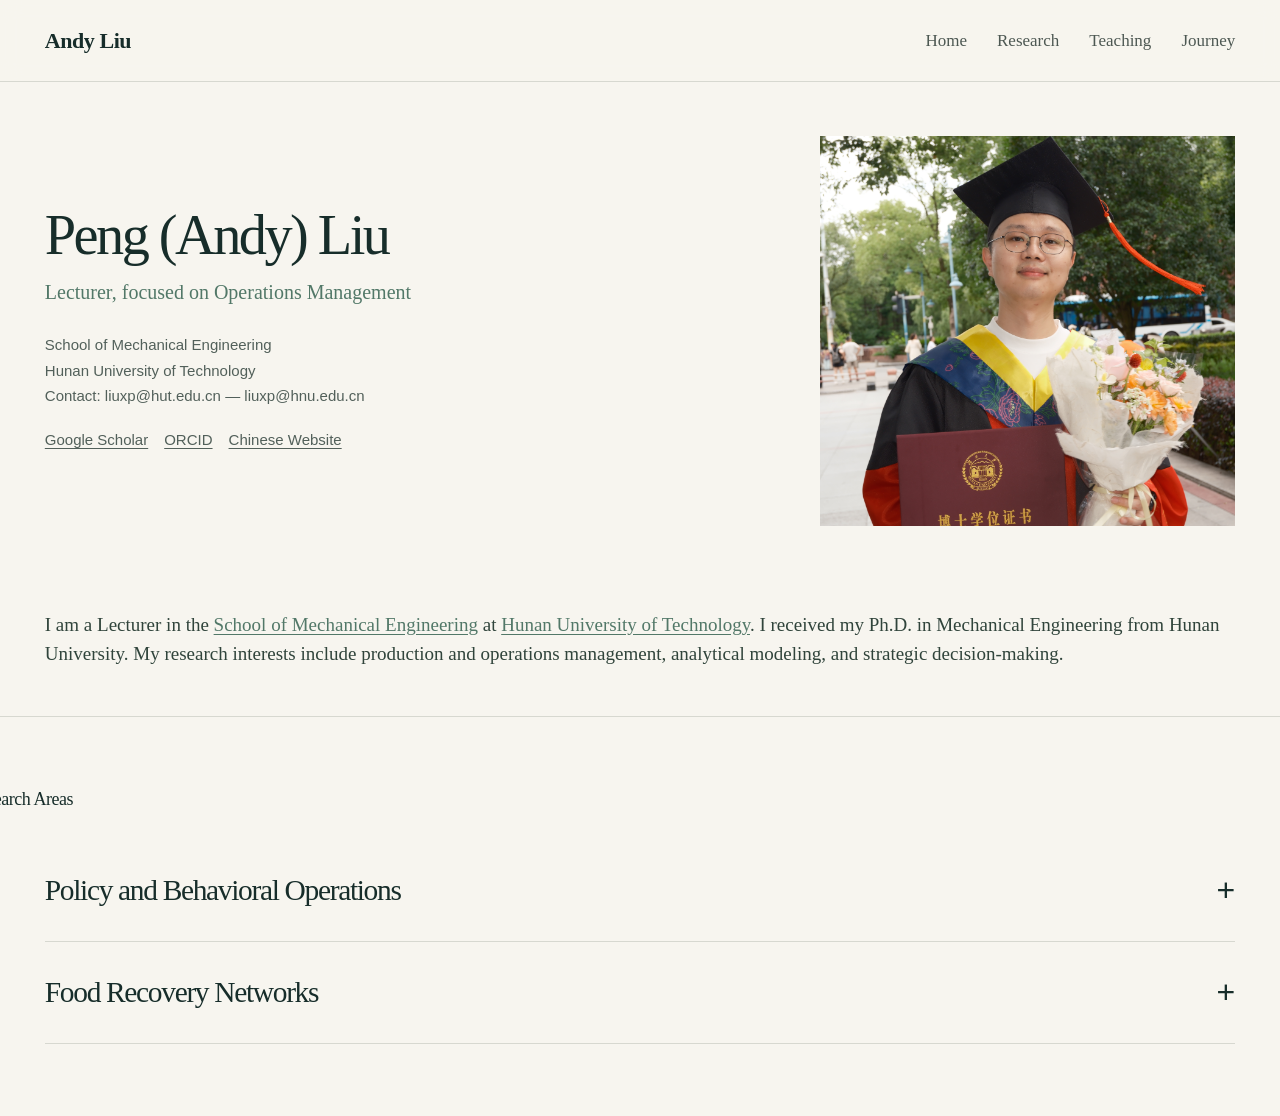
<file: index.html>
<!doctype html>
<html lang="en">
  <head>
    <meta charset="utf-8" />
    <meta name="viewport" content="width=device-width, initial-scale=1" />
    <meta name="description" content="Academic homepage of Peng (Andy) Liu, Operations Management researcher." />
    <title>Peng (Andy) Liu | Operations Management</title>
    <link rel="stylesheet" href="styles.css" />
    <style>
      .site-header { justify-content: space-between; padding-left: 3.5vw; padding-right: 3.5vw; }
      .wordmark { font-family: Georgia, 'Times New Roman', serif; font-size: 22px; letter-spacing: -.02em; }
      .wordmark span, .contact-link { display: none; }
      nav { margin-left: auto; gap: 30px; font-family: Georgia, 'Times New Roman', serif; font-size: 17px; font-weight: 400; }
      .hero > .eyebrow { display: none; }
      .hero { min-height: 500px; padding: 3.5vh 3.5vw 24px; }
      .hero-grid { grid-template-columns: minmax(0, 1.08fr) minmax(300px, .62fr); gap: 4vw; max-width: 1280px; width: 100%; margin: 22px auto; align-items: center; }
      .intro-name { font-size: clamp(40px, 4.4vw, 66px); }
      .intro-role { font-family: Georgia, 'Times New Roman', serif; font-size: 20px; color: #527868; }
      .intro-details { margin-top: 28px; font-size: 15px; line-height: 1.7; color: #52605a; }
      .intro-details p { margin: 0; }
      .bio-row .school-link { color: #527868; text-decoration: underline; text-underline-offset: 3px; }
      .intro-bio { max-width: 690px; margin: 22px 0 0; font-family: Arial, Helvetica, sans-serif; font-size: 15px; line-height: 1.7; color: #52605a; }
      .intro-links { margin-top: 18px; display: flex; flex-wrap: wrap; gap: 16px; font-size: 15px; line-height: 1.7; color: #52605a; }
      .intro-links a { text-decoration: underline; text-underline-offset: 3px; }
      .portrait-placeholder { min-height: 390px; display: flex; align-items: flex-end; padding: 22px; background: #e5e8e1; color: #66736b; font-size: 11px; text-transform: uppercase; letter-spacing: .11em; }
      .portrait-image { display: block; width: 100%; min-height: 390px; height: 100%; object-fit: cover; object-position: center; background: #e5e8e1; }
      .bio-row { max-width: 1280px; width: 100%; margin: 62px auto 24px; font-family: Georgia, 'Times New Roman', serif; font-size: 19px; line-height: 1.55; color: #30443b; }
      .bio-row p { max-width: 100%; margin: 0; }
      .research-section { padding: 72px 3.5vw; }
      .research-section > .section-label { max-width: 1280px; margin: 0 auto 30px; padding-left: 0; transform: translateX(-6vw); }
      .research-section > .section-label span:first-child { color: #172d2a; font-family: Georgia, 'Times New Roman', serif; font-size: 18px; font-weight: 400; letter-spacing: -.025em; text-transform: none; }
      .research-list { max-width: 1280px; margin: 0 auto; border-top: 0; }
      .research-card { display: block; min-height: 0; padding: 32px 0; cursor: pointer; }
      .research-card h2 { font-size: clamp(21px, 2.3vw, 32px); }
      .research-number, .research-card p, .card-arrow, .research-note { display: none; }
      .research-card summary { list-style: none; display: flex; align-items: center; justify-content: space-between; }.research-card summary::-webkit-details-marker { display: none; }
      .research-card summary::after { content: '+'; font-size: 32px; font-weight: 300; }.research-card[open] summary::after { content: '−'; }
      .research-card .area-description { display: block; max-width: 100%; margin: 20px 0 4px; color: #52605a; font-size: 16px; line-height: 1.72; }
    </style>
  </head>
  <body>
    <main>
      <header class="site-header">
        <a class="wordmark" href="index.html" aria-label="Andy Liu home"><strong>Andy Liu</strong></a>
        <nav aria-label="Main navigation"><a href="#home">Home</a><a href="research.html">Research</a><a href="teaching.html">Teaching</a><a href="journey.html">Journey</a></nav>
      </header>
      <section class="hero" id="home">
        <div class="hero-grid"><div><h1 class="intro-name">Peng (Andy) Liu</h1><p class="intro-role">Lecturer, focused on Operations Management</p><div class="intro-details"><p>School of Mechanical Engineering</p><p>Hunan University of Technology</p><p>Contact: <a href="mailto:liuxp@hut.edu.cn">liuxp@hut.edu.cn</a> — <a href="mailto:liuxp@hnu.edu.cn">liuxp@hnu.edu.cn</a></p></div><div class="intro-links"><a href="https://scholar.google.com/citations?view_op=list_works&amp;hl=zh-CN&amp;user=Waus3XwAAAAJ" target="_blank" rel="noreferrer">Google Scholar</a><a href="https://orcid.org/0000-0003-0127-5025" target="_blank" rel="noreferrer">ORCID</a><a href="https://machine.hut.edu.cn/info/1627/24286.htm" target="_blank" rel="noreferrer">Chinese Website</a></div></div><img class="portrait-image" src="images/journey/phd-graduation-1.jpg" alt="Peng (Andy) Liu" /></div>
        <div class="bio-row"><p>I am a Lecturer in the <a class="school-link" href="https://machine.hut.edu.cn/" target="_blank" rel="noreferrer">School of Mechanical Engineering</a> at <a class="school-link" href="https://www.hut.edu.cn/" target="_blank" rel="noreferrer">Hunan University of Technology</a>. I received my Ph.D. in Mechanical Engineering from Hunan University. My research interests include production and operations management, analytical modeling, and strategic decision-making.</p></div>
      </section>
      <section class="research-section" id="research"><div class="section-label"><span>Research Areas</span><span></span></div><div class="research-list">
        <details class="research-card"><summary><h2>Policy and Behavioral Operations</h2></summary><p class="area-description">I study how firms respond to policy interventions and emerging technologies, with a particular interest in tariffs, AI-related taxation, technology adoption, and strategic operational decision-making. Using analytical modeling and game theory, I examine how these forces shape firms&apos; behavior and interactions across markets and supply chains.</p></details>
        <details class="research-card"><summary><h2>Food Recovery Networks</h2></summary><p class="area-description">I approach food recovery networks with a questioning lens rather than taking their benefits for granted. Does recovering more food necessarily lead to better outcomes or greater equity? Do consistently higher-quality donations necessarily enhance system-wide performance? These questions motivate my research into food recovery systems.</p></details>
      </div></section>
    </main>
  </body>
</html>
</file>
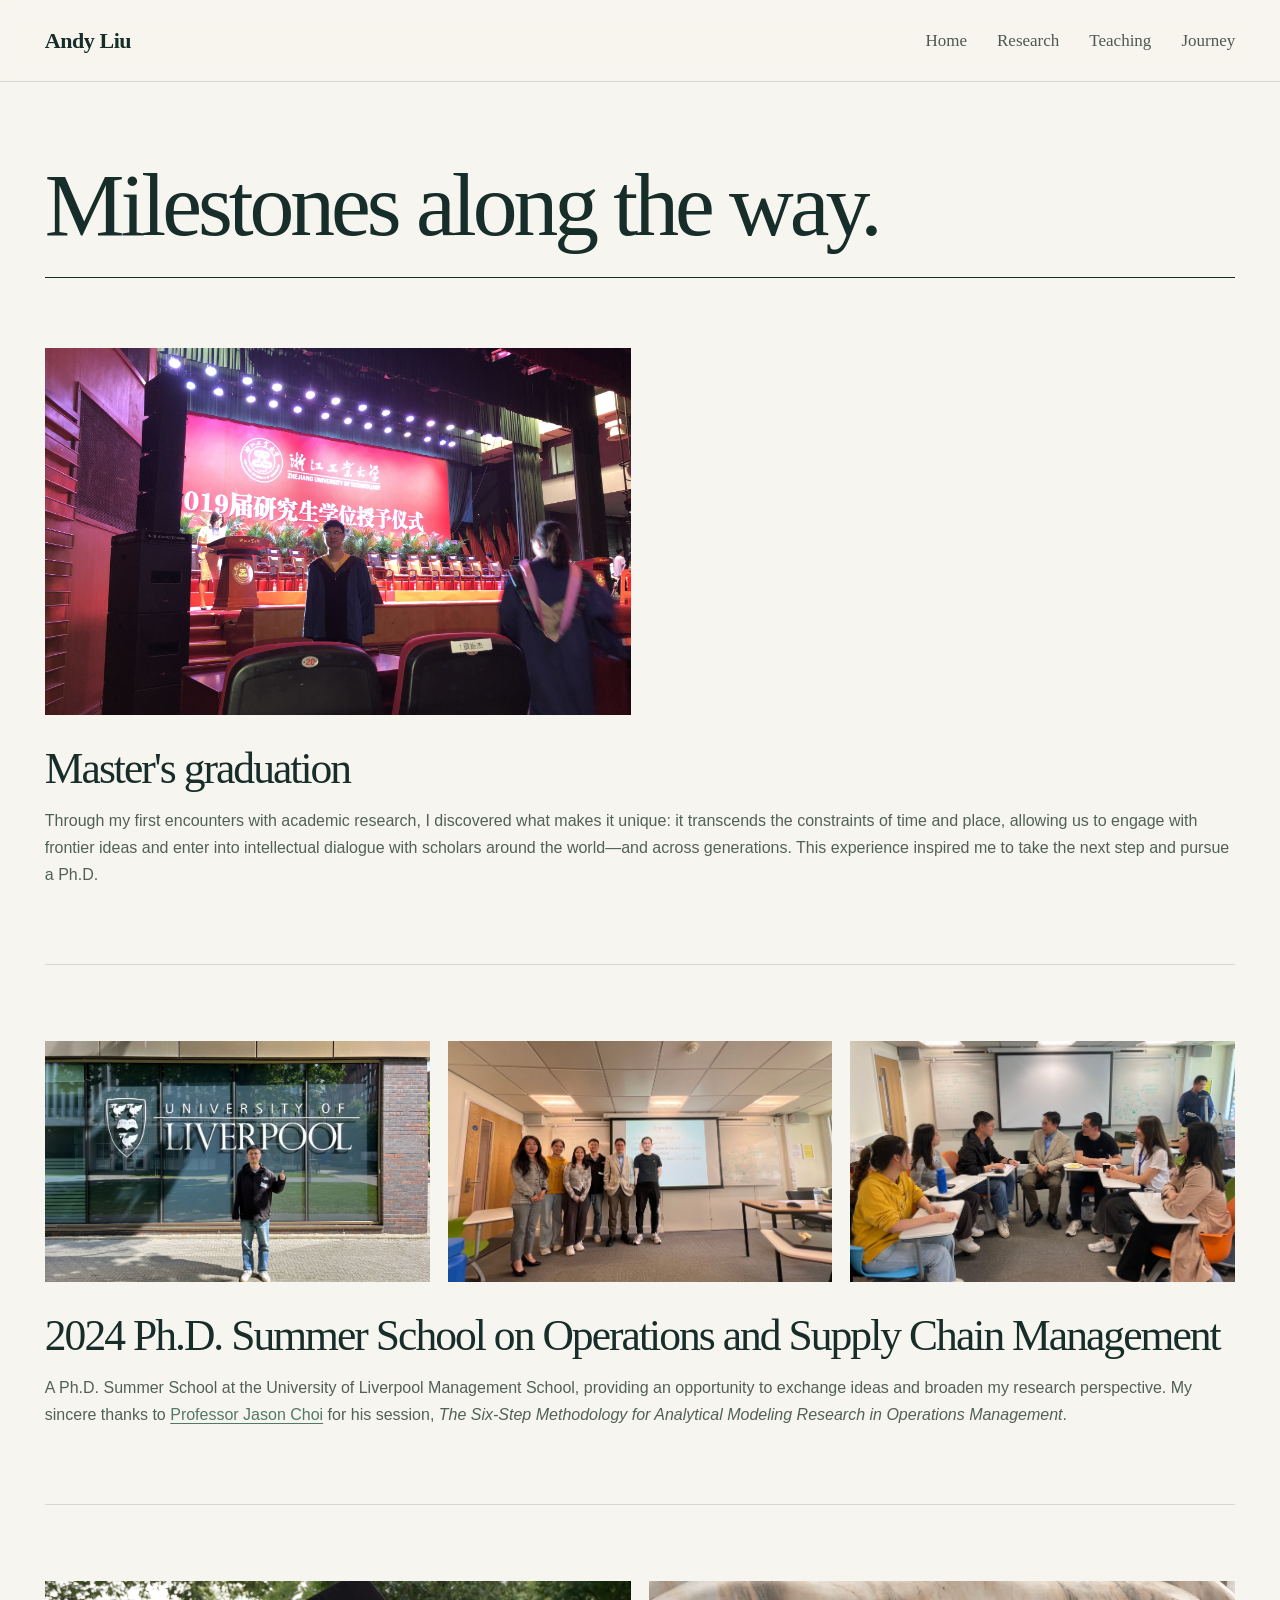
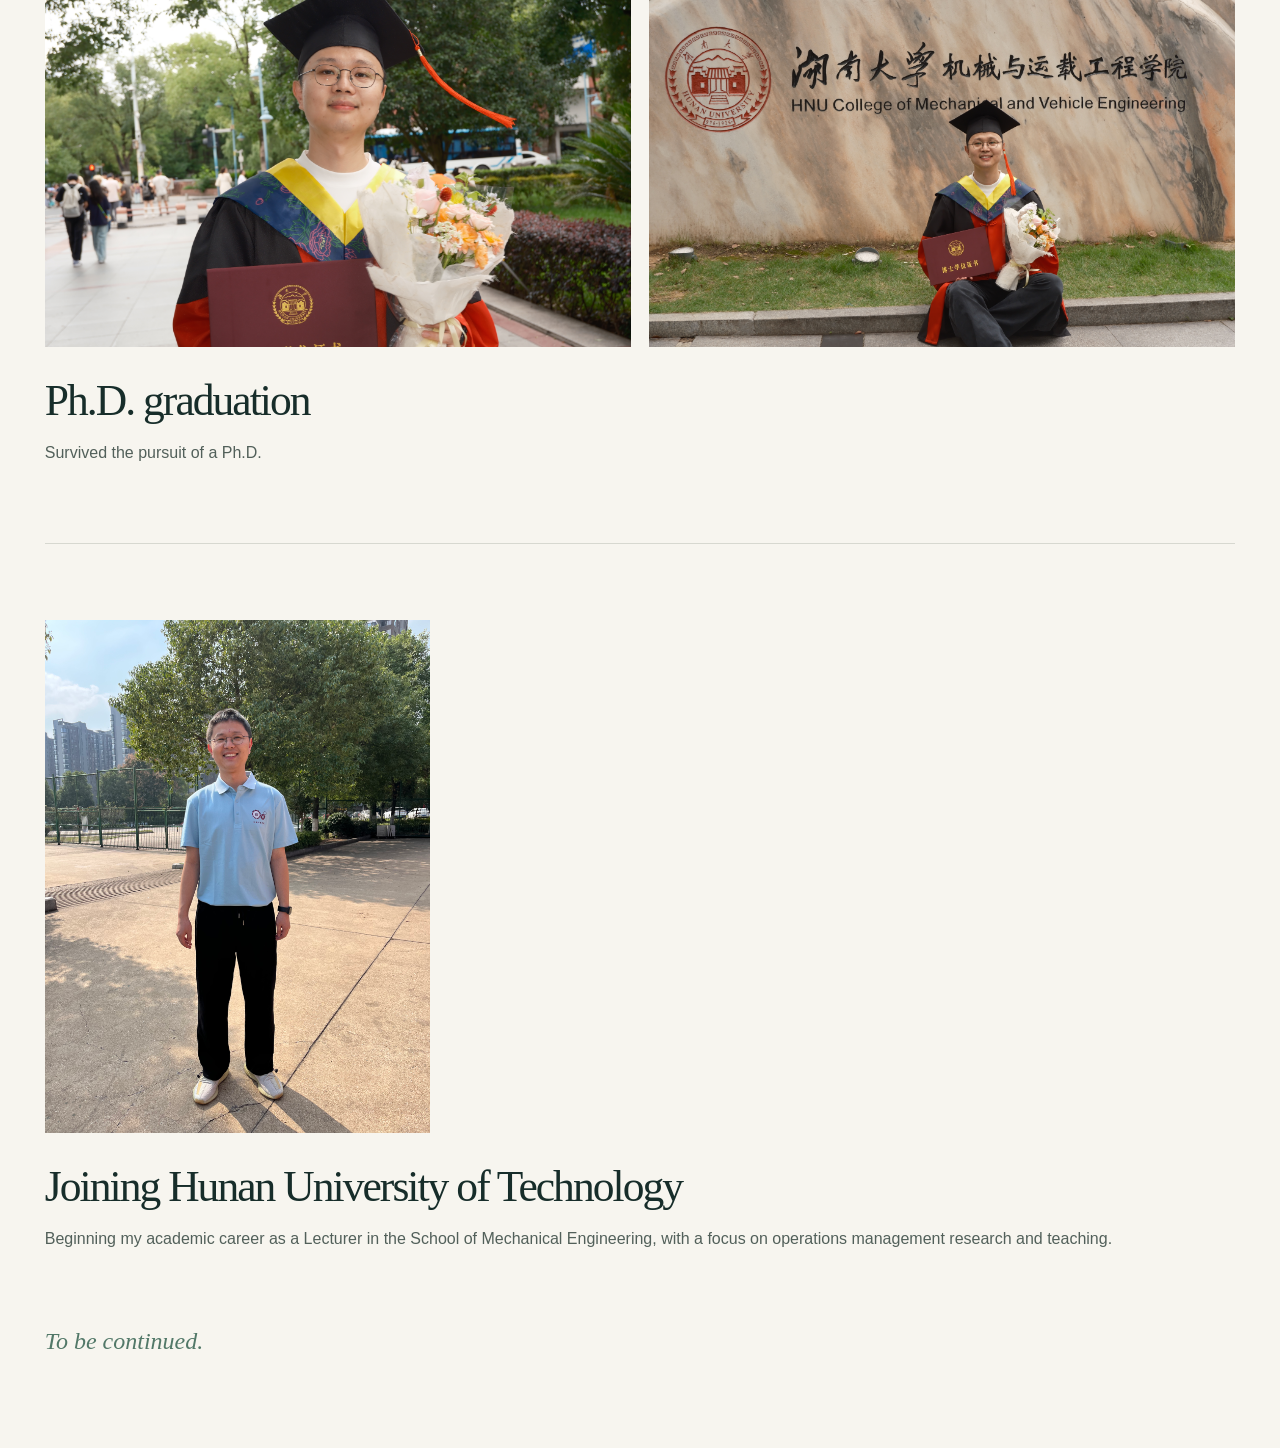
<file: journey.html>
<!doctype html>
<html lang="en">
  <head>
    <meta charset="utf-8" />
    <meta name="viewport" content="width=device-width, initial-scale=1" />
    <title>Journey | Andy Peng Liu</title>
    <link rel="stylesheet" href="styles.css" />
    <style>
      .site-header { padding-left: 3.5vw; padding-right: 3.5vw; }
      .wordmark { font-family: Georgia, 'Times New Roman', serif; font-size: 22px; letter-spacing: -.02em; }.wordmark span { display: none; }
      nav { margin-left: auto; gap: 30px; font-family: Georgia, 'Times New Roman', serif; font-size: 17px; font-weight: 400; }
      .journey-page { max-width: 1280px; margin: 0 auto; padding: 9vh 3.5vw; }.journey-page h1 { width: 100%; max-width: none; box-sizing: border-box; margin: 0; padding-bottom: 30px; border-bottom: 1px solid #172d2a; font-size: clamp(54px, 7vw, 96px); white-space: nowrap; }
      .milestones { margin-top: 70px; }
      .milestone { padding: 0 0 76px; margin: 0 0 76px; border-bottom: 1px solid #d7d8d0; }.milestone:last-child { margin-bottom: 0; border-bottom: 0; }
      .photo-grid { display: grid; grid-template-columns: repeat(3, minmax(0, 1fr)); gap: 18px; }.photo-grid.two-photos, .photo-grid.half-photo { grid-template-columns: repeat(2, minmax(0, 1fr)); }.photo-grid.one-photo { grid-template-columns: minmax(0, 1fr); }
      .photo-grid img { display: block; width: 100%; aspect-ratio: 16 / 10; object-fit: cover; background: #e5e8e1; }.photo-grid .show-entire-photo { height: auto; aspect-ratio: auto; object-fit: initial; background: transparent; }.milestone h2 { margin: 28px 0 0; font-size: clamp(30px, 3.4vw, 46px); }.milestone p { max-width: none; margin: 14px 0 0; color: #52605a; font-size: 16px; line-height: 1.7; }.milestone p a { color: #527868; text-decoration: underline; text-underline-offset: 3px; }
      .journey-closing { margin: 0; padding: 0 0 12px; font-family: Georgia, 'Times New Roman', serif; font-size: 24px; font-style: italic; color: #527868; }
      @media (max-width: 820px) { .journey-page h1 { white-space: normal; }.photo-grid, .photo-grid.two-photos { grid-template-columns: 1fr; }.milestone { padding-bottom: 52px; margin-bottom: 52px; } }
    </style>
  </head>
  <body>
    <header class="site-header"><a class="wordmark" href="index.html"><strong>Andy Liu</strong></a><nav aria-label="Main navigation"><a href="index.html">Home</a><a href="research.html">Research</a><a href="teaching.html">Teaching</a><a href="journey.html">Journey</a></nav></header>
    <main class="journey-page"><h1>Milestones along the way.</h1>
      <section class="milestones">
        <article class="milestone"><div class="photo-grid half-photo"><img src="images/journey/master-graduation.jpg" alt="Master's graduation" /></div><h2>Master&apos;s graduation</h2><p>Through my first encounters with academic research, I discovered what makes it unique: it transcends the constraints of time and place, allowing us to engage with frontier ideas and enter into intellectual dialogue with scholars around the world—and across generations. This experience inspired me to take the next step and pursue a Ph.D.</p></article>
        <article class="milestone"><div class="photo-grid"><img src="images/journey/liverpool-visit-1.jpg" alt="2024 Ph.D. Summer School on Operations and Supply Chain Management" /><img src="images/journey/liverpool-visit-2.jpg" alt="2024 Ph.D. Summer School on Operations and Supply Chain Management" /><img src="images/journey/liverpool-visit-3.jpg" alt="2024 Ph.D. Summer School on Operations and Supply Chain Management" /></div><h2>2024 Ph.D. Summer School on Operations and Supply Chain Management</h2><p>A Ph.D. Summer School at the University of Liverpool Management School, providing an opportunity to exchange ideas and broaden my research perspective. My sincere thanks to <a href="https://sites.google.com/view/jason-choi/" target="_blank" rel="noreferrer">Professor Jason Choi</a> for his session, <em>The Six-Step Methodology for Analytical Modeling Research in Operations Management</em>.</p></article>
        <article class="milestone"><div class="photo-grid two-photos"><img src="images/journey/phd-graduation-1.jpg" alt="Ph.D. graduation" /><img src="images/journey/phd-graduation-2.jpg" alt="Ph.D. graduation" /></div><h2>Ph.D. graduation</h2><p>Survived the pursuit of a Ph.D.</p></article>
        <article class="milestone"><div class="photo-grid"><img class="show-entire-photo" src="images/journey/hut-lecturer.jpg" alt="Hunan University of Technology" /></div><h2>Joining Hunan University of Technology</h2><p>Beginning my academic career as a Lecturer in the School of Mechanical Engineering, with a focus on operations management research and teaching.</p></article>
      </section>
      <p class="journey-closing">To be continued.</p>
    </main>
  </body>
</html>
</file>
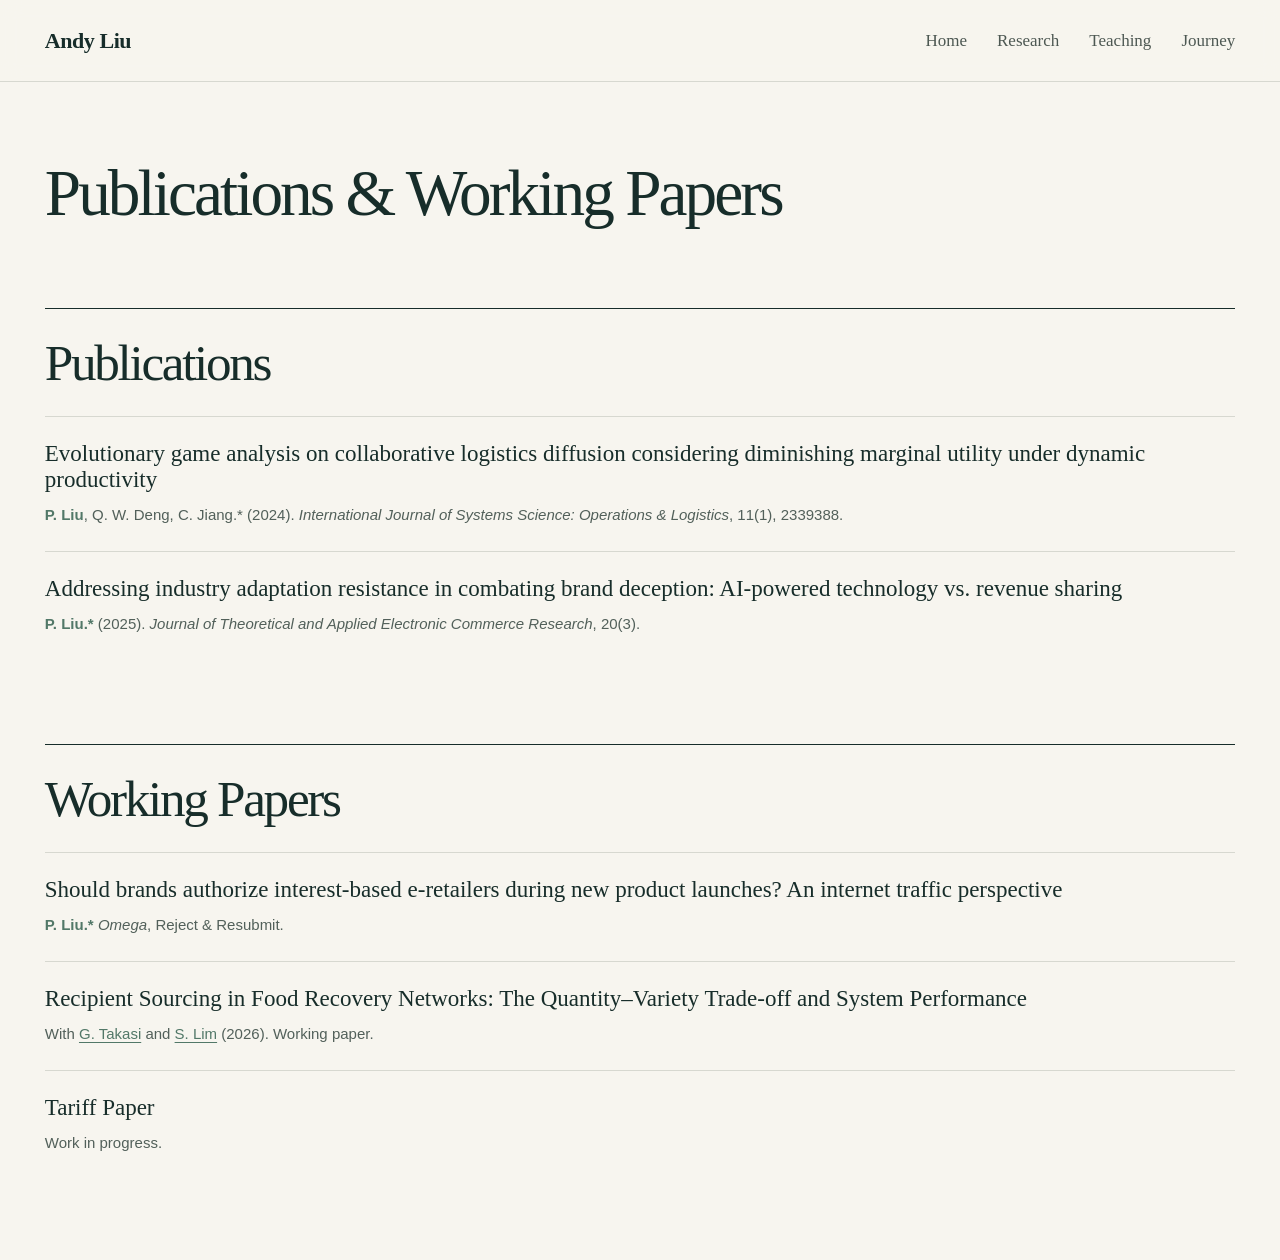
<file: research.html>
<!doctype html>
<html lang="en">
  <head>
    <meta charset="utf-8" />
    <meta name="viewport" content="width=device-width, initial-scale=1" />
    <title>Research | Andy Peng Liu</title>
    <link rel="stylesheet" href="styles.css" />
    <style>
      .site-header { padding-left: 3.5vw; padding-right: 3.5vw; }
      .wordmark { font-family: Georgia, 'Times New Roman', serif; font-size: 22px; letter-spacing: -.02em; }
      .wordmark span { display: none; }
      nav { margin-left: auto; gap: 30px; font-family: Georgia, 'Times New Roman', serif; font-size: 17px; font-weight: 400; }
      .research-page { max-width: 1280px; margin: 0 auto; padding: 9vh 3.5vw; }
      .research-page h1 { font-size: clamp(44px, 5.1vw, 72px); white-space: nowrap; }
      .research-group { margin-top: 84px; border-top: 1px solid #172d2a; }
      .research-group h2 { margin: 24px 0; font-size: clamp(32px, 4vw, 54px); }
      .research-item { padding: 24px 0; border-top: 1px solid #d7d8d0; }
      .research-item h3 { margin: 0; font-family: Georgia, 'Times New Roman', serif; font-weight: 400; font-size: 23px; }
      .research-item p { margin: 10px 0 0; color: #52605a; font-size: 15px; line-height: 1.6; }
      .author-me { color: #527868; font-weight: 700; }
      .research-item p a { color: #527868; text-decoration: underline; text-underline-offset: 3px; }
      @media (max-width: 720px) { .research-page h1 { white-space: normal; } }
    </style>
  </head>
  <body>
    <header class="site-header"><a class="wordmark" href="index.html"><strong>Andy Liu</strong></a><nav aria-label="Main navigation"><a href="index.html">Home</a><a href="research.html">Research</a><a href="teaching.html">Teaching</a><a href="journey.html">Journey</a></nav></header>
    <main class="research-page">
      <h1>Publications &amp; Working Papers</h1>
      <section class="research-group"><h2>Publications</h2>
        <article class="research-item"><h3>Evolutionary game analysis on collaborative logistics diffusion considering diminishing marginal utility under dynamic productivity</h3><p><span class="author-me">P. Liu</span>, Q. W. Deng, C. Jiang.* (2024). <em>International Journal of Systems Science: Operations &amp; Logistics</em>, 11(1), 2339388.</p></article>
        <article class="research-item"><h3>Addressing industry adaptation resistance in combating brand deception: AI-powered technology vs. revenue sharing</h3><p><span class="author-me">P. Liu.*</span> (2025). <em>Journal of Theoretical and Applied Electronic Commerce Research</em>, 20(3).</p></article>
      </section>
      <section class="research-group"><h2>Working Papers</h2>
        <article class="research-item"><h3>Should brands authorize interest-based e-retailers during new product launches? An internet traffic perspective</h3><p><span class="author-me">P. Liu.*</span> <em>Omega</em>, Reject &amp; Resubmit.</p></article>
        <article class="research-item"><h3>Recipient Sourcing in Food Recovery Networks: The Quantity–Variety Trade-off and System Performance</h3><p>With <a href="https://www.gouthamtakasi.com/" target="_blank" rel="noreferrer">G. Takasi</a> and <a href="https://stanley-lim.com/" target="_blank" rel="noreferrer">S. Lim</a> (2026). Working paper.</p></article>
        <article class="research-item"><h3>Tariff Paper</h3><p>Work in progress.</p></article>
      </section>
    </main>
  </body>
</html>
</file>
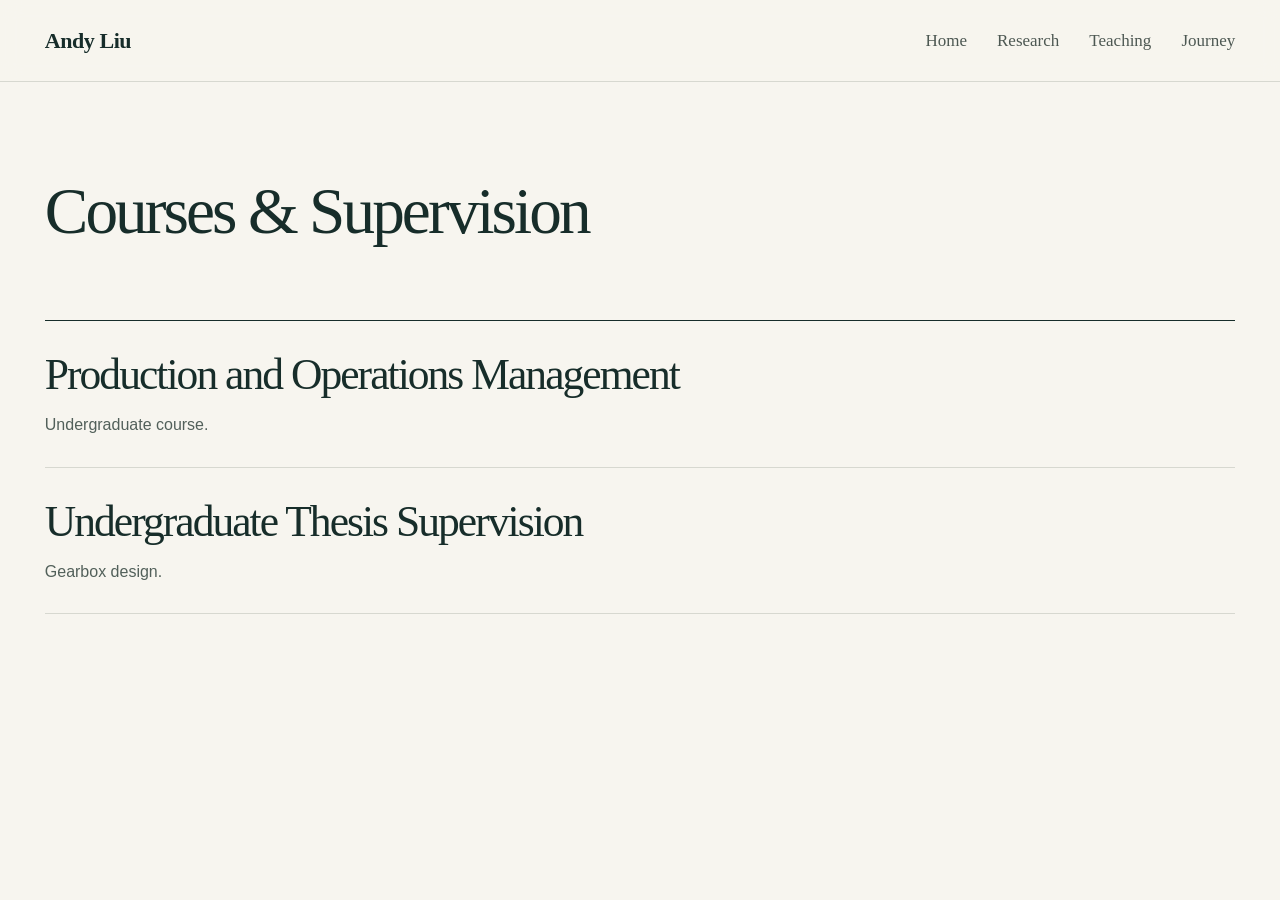
<file: teaching.html>
<!doctype html>
<html lang="en">
  <head>
    <meta charset="utf-8" />
    <meta name="viewport" content="width=device-width, initial-scale=1" />
    <title>Teaching | Andy Peng Liu</title>
    <link rel="stylesheet" href="styles.css" />
    <style>
      .site-header { padding-left: 3.5vw; padding-right: 3.5vw; }
      .wordmark { font-family: Georgia, 'Times New Roman', serif; font-size: 22px; letter-spacing: -.02em; }
      .wordmark span { display: none; }
      nav { margin-left: auto; gap: 30px; font-family: Georgia, 'Times New Roman', serif; font-size: 17px; font-weight: 400; }
      .teaching-page { max-width: 1280px; margin: 0 auto; padding: 11vh 3.5vw; }
      .teaching-page h1 { font-size: clamp(44px, 5.1vw, 72px); white-space: nowrap; }
      .teaching-page p { max-width: 650px; margin: 28px 0 0; color: #52605a; font-size: 16px; line-height: 1.7; }
      .course-list { margin-top: 78px; border-top: 1px solid #172d2a; }
      .course-item { padding: 28px 0; border-bottom: 1px solid #d7d8d0; }
      .course-item h2 { font-size: clamp(28px, 3.4vw, 48px); }
      .course-item p { margin: 12px 0 0; }
      @media (max-width: 720px) { .teaching-page h1 { white-space: normal; } }
    </style>
  </head>
  <body>
    <header class="site-header"><a class="wordmark" href="index.html"><strong>Andy Liu</strong></a><nav aria-label="Main navigation"><a href="index.html">Home</a><a href="research.html">Research</a><a href="teaching.html">Teaching</a><a href="journey.html">Journey</a></nav></header>
    <main class="teaching-page"><h1>Courses &amp; Supervision</h1><section class="course-list"><article class="course-item"><h2>Production and Operations Management</h2><p>Undergraduate course.</p></article><article class="course-item"><h2>Undergraduate Thesis Supervision</h2><p>Gearbox design.</p></article></section></main>
  </body>
</html>
</file>
<file: styles.css>
:root{--ink:#172d2a;--paper:#f7f5ef;--muted:#69716c;--line:#d7d8d0;--accent:#a7c8b8}*{box-sizing:border-box}html{scroll-behavior:smooth}body{margin:0;background:var(--paper);color:var(--ink);font-family:Arial,Helvetica,sans-serif}a{color:inherit;text-decoration:none}.site-header{min-height:82px;display:flex;align-items:center;justify-content:space-between;gap:24px;padding:0 5vw;border-bottom:1px solid var(--line);background:rgba(247,245,239,.94);position:sticky;top:0;z-index:5;backdrop-filter:blur(10px)}.wordmark{display:flex;align-items:center;gap:11px;font-size:14px}.wordmark span{display:grid;place-items:center;width:31px;height:31px;background:var(--ink);color:var(--paper);font-family:Georgia,serif;font-size:12px;border-radius:50%}.wordmark strong{font-weight:600}nav{display:flex;gap:28px;font-size:13px;color:#4d5852}nav a:hover,.contact-link:hover,.text-link:hover{color:#527868}.contact-link{font-size:13px;border-bottom:1px solid var(--ink);padding-bottom:3px}.hero{min-height:640px;padding:11vh 5vw 32px;display:flex;flex-direction:column;justify-content:space-between}.eyebrow,.section-label{text-transform:uppercase;letter-spacing:.12em;font-size:10px;font-weight:700;color:#63716a}.hero-grid{display:grid;grid-template-columns:minmax(0,1.45fr) minmax(250px,.55fr);gap:8vw;align-items:end;margin:50px 0}.intro-line{margin:0 0 15px;font-family:Georgia,serif;font-style:italic;font-size:18px;color:#527868}h1,h2{font-family:Georgia,'Times New Roman',serif;font-weight:400;letter-spacing:-.045em;margin:0}h1{max-width:850px;font-size:clamp(50px,7.3vw,113px);line-height:.94}.hero-copy{border-left:1px solid var(--line);padding-left:24px;max-width:350px}.hero-copy p{margin:0;font-size:16px;line-height:1.55}.hero-copy .role{margin-top:28px;font-size:12px;line-height:1.65;color:var(--muted)}.hero-footer{padding-top:20px;border-top:1px solid var(--line);display:flex;justify-content:space-between;font-size:12px;color:var(--muted)}.hero-footer a{color:var(--ink)}.research-section,.split-section{padding:90px 5vw;border-top:1px solid var(--line)}.section-label{display:flex;justify-content:space-between;margin-bottom:50px}.research-list{border-top:1px solid var(--ink)}.research-card{padding:28px 0;min-height:150px;border-bottom:1px solid var(--line);display:grid;grid-template-columns:90px minmax(0,1fr) 32px;gap:18px;align-items:start;transition:.2s}.research-card:hover{padding-left:14px;padding-right:14px;background:#eef0e9}.research-number{font-size:11px;color:#6c756e;padding-top:5px}.research-card h2{font-size:clamp(28px,3.3vw,50px);line-height:1.05}.research-card p{margin:13px 0 0;color:var(--muted);max-width:560px;line-height:1.5;font-size:14px}.card-arrow{font-size:24px;text-align:right}.research-note{display:flex;justify-content:space-between;gap:20px;padding-top:22px;color:var(--muted);font-size:12px}.research-note p{margin:0}.research-note span{text-transform:uppercase;letter-spacing:.1em;font-size:10px}.split-content{display:grid;grid-template-columns:1.15fr .65fr;gap:10vw;align-items:end}.split-content h2,.cv-section h2,footer h2{font-size:clamp(36px,4.3vw,65px);line-height:1.01}.split-content p{margin:0 0 24px;max-width:385px;color:var(--muted);line-height:1.6;font-size:14px}.text-link{font-size:13px;border-bottom:1px solid var(--ink);padding-bottom:5px}.cv-section{padding:90px 5vw;display:grid;grid-template-columns:1.15fr .65fr;gap:10vw;background:var(--ink);color:#f5f2e9}.cv-section .eyebrow{color:var(--accent);margin:0 0 22px}.cv-action{align-self:end}.cv-action p{font-size:14px;line-height:1.55;max-width:320px;color:#c7d1ca}.button-muted{display:inline-block;margin-top:18px;padding:12px 17px;border:1px solid #81958b;font-size:12px}footer{padding:90px 5vw 28px;display:grid;grid-template-columns:1.15fr .65fr;gap:60px 10vw}footer .eyebrow{margin:0 0 22px}.footer-links{align-self:end}.email-placeholder{font-family:Georgia,serif;font-size:22px;border-bottom:1px solid var(--ink);padding-bottom:6px}.footer-links p{margin:24px 0 0;color:var(--muted);font-size:12px}.copyright{grid-column:1/-1;padding-top:48px;margin:0;color:var(--muted);font-size:11px;border-top:1px solid var(--line)}@media(max-width:720px){.site-header{min-height:68px;padding:0 22px}.site-header nav,.contact-link{display:none}.hero{min-height:580px;padding:90px 22px 28px}.hero-grid,.split-content,.cv-section,footer{grid-template-columns:1fr;gap:34px}.hero-copy{border-left:0;border-top:1px solid var(--line);padding:18px 0 0}.hero-footer{gap:16px}.research-section,.split-section,.cv-section,footer{padding:64px 22px}.research-card{grid-template-columns:42px minmax(0,1fr) 24px}.research-card h2{font-size:31px}.research-note{flex-direction:column}.cv-section{gap:48px}footer{padding-bottom:24px}}
</file>
